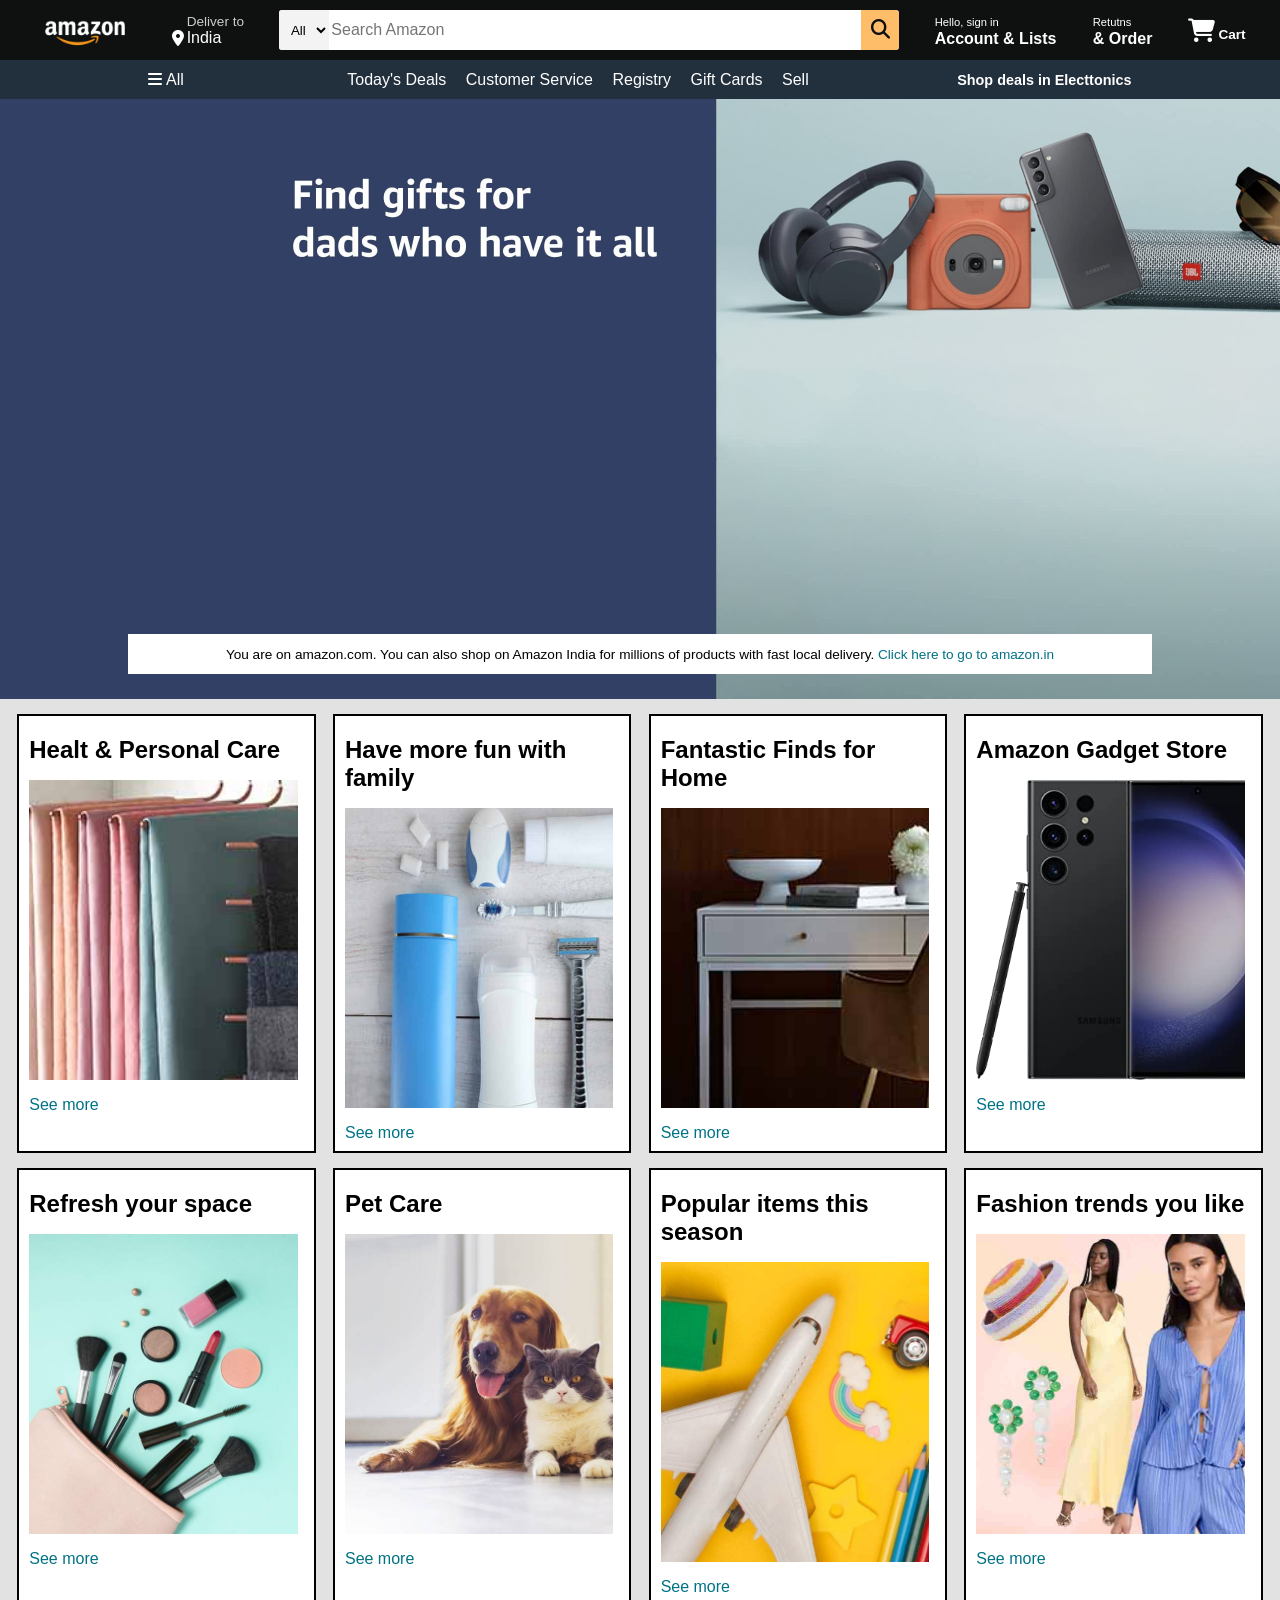
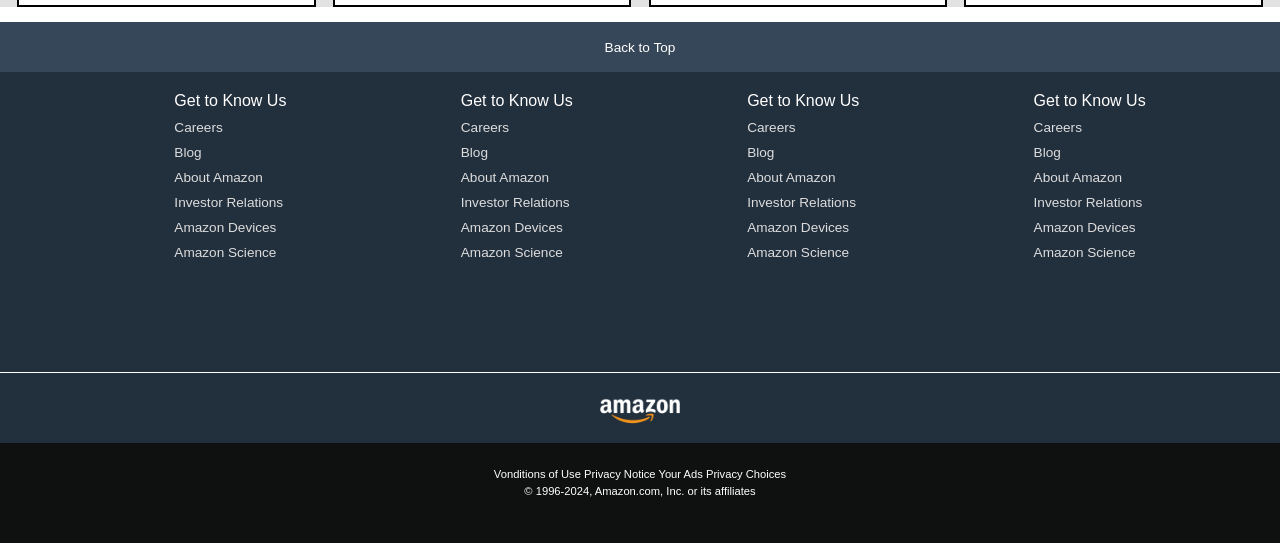
<file: index.html>
<!DOCTYPE html>
<html lang="en">

<head>
    <meta charset="UTF-8">
    <meta name="viewport" content="width=device-width, initial-scale=1.0">
    <link rel="#" href="./assest/Amazon_icon.png">
    <title>Amazon</title>
    <!-- <link rel="add-icon" href="./assest/Amazon_icon.png"> -->
    <link rel="stylesheet" href="https://cdnjs.cloudflare.com/ajax/libs/font-awesome/6.5.2/css/all.min.css">
    <link rel="stylesheet" href="style.css">
</head>

<body>
    <header>
        <div class="navbar">
            <div class="nav-logo border">
                <div class="logo"></div>
            </div>

            <div class="nav-address border">
                <p class="add-first">Deliver to</p>
                <div class="add-icon">
                    <i class="fa-solid fa-location-dot"></i>
                    <p class="add-sec">India</p>
                </div>
            </div>

            <div class="nav-search">
                <select class="search-select">
                    <option>All</option>
                    <option>Mobiles</option>
                    <option>Books</option>
                    <option>Cloths</option>
                </select>
                <input placeholder="Search Amazon" class="search-input"></input>
                <div class="search-icon">
                    <i class="fa-solid fa-magnifying-glass"></i>
                </div>
            </div>

            <div class="nav-singin border">
                <p><span>Hello, sign in</span></p>
                <p class="nav-second">Account & Lists</p>
            </div>


            <div class="nav-return border">
                <p><span>Retutns</span></p>
                <p class="nav-second">& Order</p>
            </div>
            
            <div class="nav-cart">
                <i class="fa-solid fa-cart-shopping"></i>
                Cart
            </div>

        </div>

        <div class="panel">
            <div class="panel-all">
                <i class="fa-solid fa-bars"></i>
                All
            </div>
            <div class="panel-option">
                <p>Today's Deals</p>
                <p>Customer Service</p>
                <p>Registry</p>
                <p>Gift Cards</p>
                <p>Sell</p>
            </div>
            <div class="panel-deals">
                Shop deals in Electtonics
            </div>
        </div>
    </header>
    <div class="hero-section">
        <div class="hero-msg">
            <p>You are on amazon.com. You can also shop on Amazon India for millions of products with fast local
                delivery. <a>Click here to go to amazon.in</a></p>
        </div>
    </div>

    <div class="shop-section">
        <div class="box1 box">
            <div class="box-content">
                <h2>Healt & Personal Care</h2>
                <div class="box-img" style="background-image:url('./assest/box1_image.jpg');"></div>
                <p>See more</p>
            </div>
        </div>
        <div class="box2 box">
            <div class="box-content">
                <h2>Have more fun with family</h2>
                <div class="box-img" style="background-image:url(./assest/box2_image.jpg) ;"></div>
                <p>See more</p>
            </div>
        </div>
        <div class="box3 box">
            <div class="box-content">
                <h2>Fantastic Finds for Home</h2>
                <div class="box-img" style="background-image:url(./assest/box3_image.jpg);"></div>
                <p>See more</p>
            </div>
        </div>
        <div class="box4 box">
            <div class="box-content">
                <h2>Amazon Gadget Store</h2>
                <div class="box-img" style="background-image:url(./assest/box4_image.jpg);"></div>
                <p>See more</p>
            </div>
        </div>
        <div class="box1 box">
            <div class="box-content">
                <h2>Refresh your space</h2>
                <div class="box-img" style="background-image:url(./assest/box5_image.jpg);"></div>
                <p>See more</p>
            </div>
        </div>
        <div class="box2 box">
            <div class="box-content">
                <h2>Pet Care</h2>
                <div class="box-img" style="background-image:url(./assest/box6_image.jpg);"></div>
                <p>See more</p>
            </div>
        </div>
        <div class="box3 box">
            <div class="box-content">
                <h2>Popular items this season</h2>
                <div class="box-img" style="background-image:url(./assest/box7_image.jpg);"></div>
                <p>See more</p>
            </div>
        </div>
        <div class="box4 box">
            <div class="box-content">
                <h2>Fashion trends you like</h2>
                <div class="box-img" style="background-image:url(./assest/box8_image.jpg);"></div>
                <p>See more</p>
            </div>
        </div>

    </div>

    <footer>
        <div class="foot-panel1">
            Back to Top
        </div>

        <div class="foot-panel2">
            <ul>
                <p>Get to Know Us</p>
                <a>Careers</a>
                <a>Blog</a>
                <a>About Amazon</a>
                <a>Investor Relations</a>
                <a>Amazon Devices</a>
                <a>Amazon Science</a>
            </ul>
            <ul>
                <p>Get to Know Us</p>
                <a>Careers</a>
                <a>Blog</a>
                <a>About Amazon</a>
                <a>Investor Relations</a>
                <a>Amazon Devices</a>
                <a>Amazon Science</a>
            </ul>
            <ul>
                <p>Get to Know Us</p>
                <a>Careers</a>
                <a>Blog</a>
                <a>About Amazon</a>
                <a>Investor Relations</a>
                <a>Amazon Devices</a>
                <a>Amazon Science</a>
            </ul>
            <ul>
                <p>Get to Know Us</p>
                <a>Careers</a>
                <a>Blog</a>
                <a>About Amazon</a>
                <a>Investor Relations</a>
                <a>Amazon Devices</a>
                <a>Amazon Science</a>
            </ul>
        </div>

        <div class="foot-panel3">
            <div class="logo"></div>
        </div>

        <div class="foot-panel4">
            <div class="pages">
                <a>Vonditions of Use</a>
                <a>Privacy Notice</a>
                <a>Your Ads Privacy Choices</a>
            </div>

            <div class="copyright">
                © 1996-2024, Amazon.com, Inc. or its affiliates
            </div>
        </div>
    </footer>
</body>

</html>
</file>
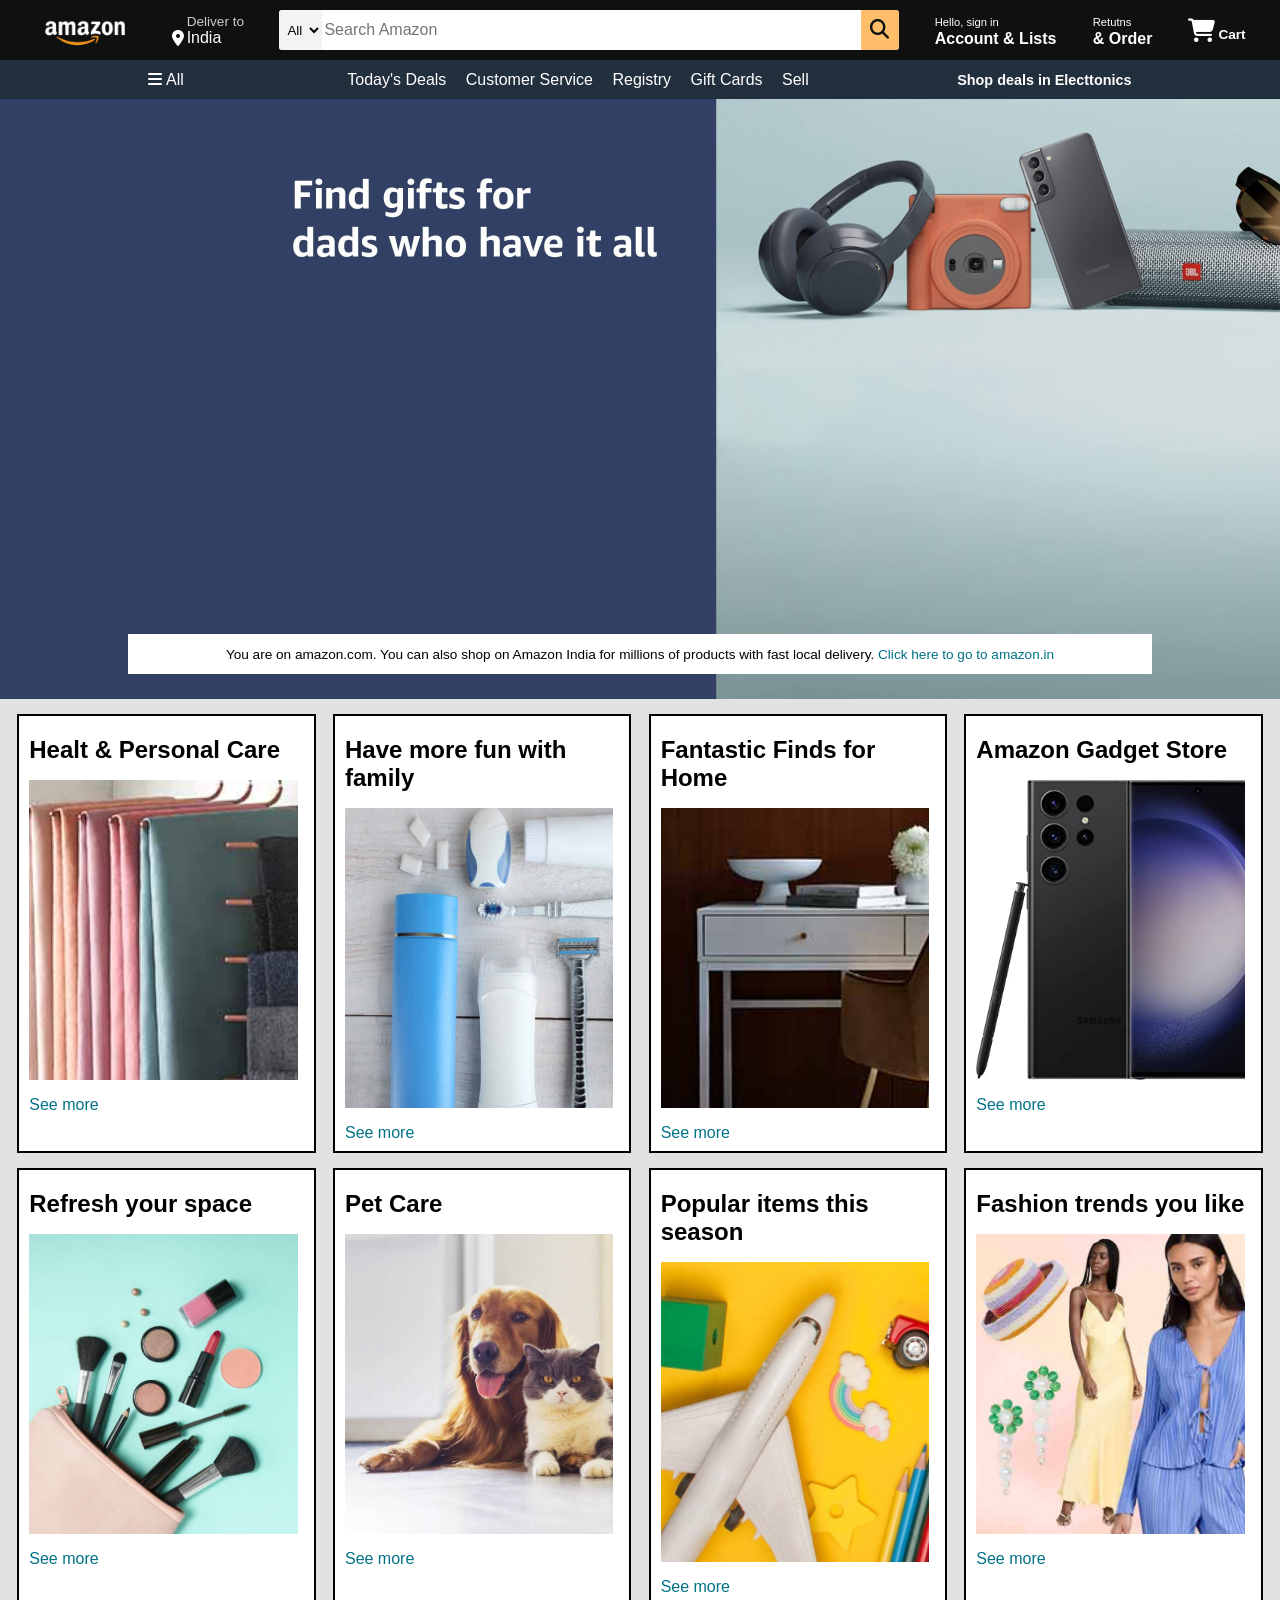
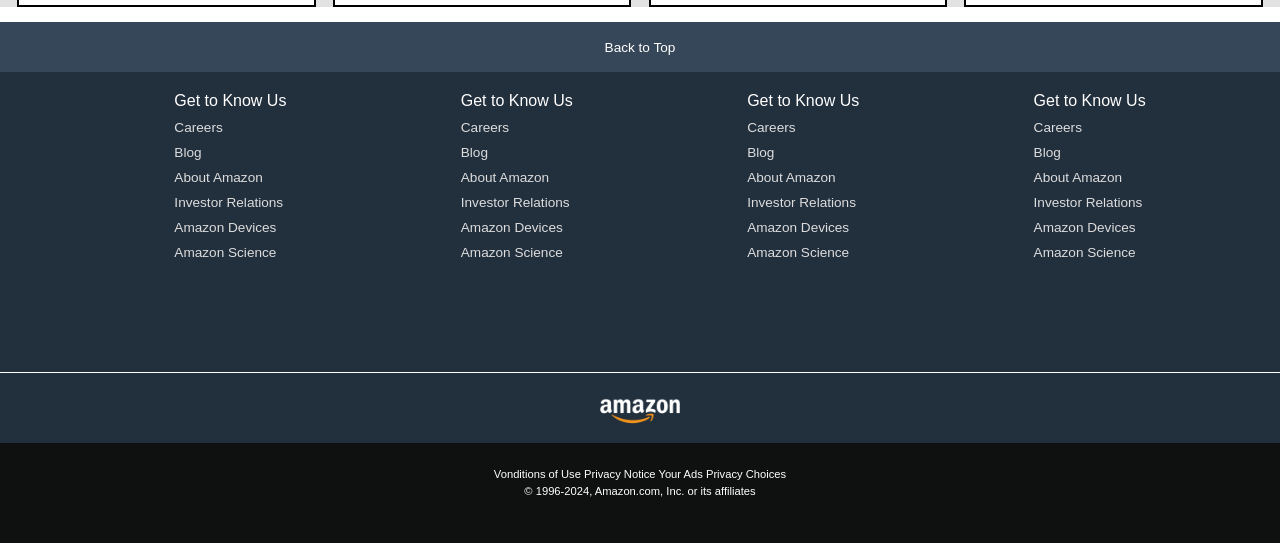
<file: indux.html>
<!DOCTYPE html>
<html lang="en">

<head>
    <meta charset="UTF-8">
    <meta name="viewport" content="width=device-width, initial-scale=1.0">
    <link rel="#" href="./assest/Amazon_icon.png">
    <title>Amazon</title>
    <!-- <link rel="add-icon" href="./assest/Amazon_icon.png"> -->
    <link rel="stylesheet" href="https://cdnjs.cloudflare.com/ajax/libs/font-awesome/6.5.2/css/all.min.css">
    <link rel="stylesheet" href="style.css">
</head>

<body>
    <header>
        <div class="navbar">
            <div class="nav-logo border">
                <div class="logo"></div>
            </div>

            <div class="nav-address border">
                <p class="add-first">Deliver to</p>
                <div class="add-icon">
                    <i class="fa-solid fa-location-dot"></i>
                    <p class="add-sec">India</p>
                </div>
            </div>

            <div class="nav-search">
                <select class="search-select">
                    <option>All</option>
                </select>
                <input placeholder="Search Amazon" class="search-input"></input>
                <div class="search-icon">
                    <i class="fa-solid fa-magnifying-glass"></i>
                </div>
            </div>

            <div class="nav-singin border">
                <p><span>Hello, sign in</span></p>
                <p class="nav-second">Account & Lists</p>
            </div>


            <div class="nav-return border">
                <p><span>Retutns</span></p>
                <p class="nav-second">& Order</p>
            </div>
            
            <div class="nav-cart">
                <i class="fa-solid fa-cart-shopping"></i>
                Cart
            </div>

        </div>

        <div class="panel">
            <div class="panel-all">
                <i class="fa-solid fa-bars"></i>
                All
            </div>
            <div class="panel-option">
                <p>Today's Deals</p>
                <p>Customer Service</p>
                <p>Registry</p>
                <p>Gift Cards</p>
                <p>Sell</p>
            </div>
            <div class="panel-deals">
                Shop deals in Electtonics
            </div>
        </div>
    </header>
    <div class="hero-section">
        <div class="hero-msg">
            <p>You are on amazon.com. You can also shop on Amazon India for millions of products with fast local
                delivery. <a>Click here to go to amazon.in</a></p>
        </div>
    </div>

    <div class="shop-section">
        <div class="box1 box">
            <div class="box-content">
                <h2>Healt & Personal Care</h2>
                <div class="box-img" style="background-image:url('./assest/box1_image.jpg');"></div>
                <p>See more</p>
            </div>
        </div>
        <div class="box2 box">
            <div class="box-content">
                <h2>Have more fun with family</h2>
                <div class="box-img" style="background-image:url(./assest/box2_image.jpg) ;"></div>
                <p>See more</p>
            </div>
        </div>
        <div class="box3 box">
            <div class="box-content">
                <h2>Fantastic Finds for Home</h2>
                <div class="box-img" style="background-image:url(./assest/box3_image.jpg);"></div>
                <p>See more</p>
            </div>
        </div>
        <div class="box4 box">
            <div class="box-content">
                <h2>Amazon Gadget Store</h2>
                <div class="box-img" style="background-image:url(./assest/box4_image.jpg);"></div>
                <p>See more</p>
            </div>
        </div>
        <div class="box1 box">
            <div class="box-content">
                <h2>Refresh your space</h2>
                <div class="box-img" style="background-image:url(./assest/box5_image.jpg);"></div>
                <p>See more</p>
            </div>
        </div>
        <div class="box2 box">
            <div class="box-content">
                <h2>Pet Care</h2>
                <div class="box-img" style="background-image:url(./assest/box6_image.jpg);"></div>
                <p>See more</p>
            </div>
        </div>
        <div class="box3 box">
            <div class="box-content">
                <h2>Popular items this season</h2>
                <div class="box-img" style="background-image:url(./assest/box7_image.jpg);"></div>
                <p>See more</p>
            </div>
        </div>
        <div class="box4 box">
            <div class="box-content">
                <h2>Fashion trends you like</h2>
                <div class="box-img" style="background-image:url(./assest/box8_image.jpg);"></div>
                <p>See more</p>
            </div>
        </div>

    </div>

    <footer>
        <div class="foot-panel1">
            Back to Top
        </div>

        <div class="foot-panel2">
            <ul>
                <p>Get to Know Us</p>
                <a>Careers</a>
                <a>Blog</a>
                <a>About Amazon</a>
                <a>Investor Relations</a>
                <a>Amazon Devices</a>
                <a>Amazon Science</a>
            </ul>
            <ul>
                <p>Get to Know Us</p>
                <a>Careers</a>
                <a>Blog</a>
                <a>About Amazon</a>
                <a>Investor Relations</a>
                <a>Amazon Devices</a>
                <a>Amazon Science</a>
            </ul>
            <ul>
                <p>Get to Know Us</p>
                <a>Careers</a>
                <a>Blog</a>
                <a>About Amazon</a>
                <a>Investor Relations</a>
                <a>Amazon Devices</a>
                <a>Amazon Science</a>
            </ul>
            <ul>
                <p>Get to Know Us</p>
                <a>Careers</a>
                <a>Blog</a>
                <a>About Amazon</a>
                <a>Investor Relations</a>
                <a>Amazon Devices</a>
                <a>Amazon Science</a>
            </ul>
        </div>

        <div class="foot-panel3">
            <div class="logo"></div>
        </div>

        <div class="foot-panel4">
            <div class="pages">
                <a>Vonditions of Use</a>
                <a>Privacy Notice</a>
                <a>Your Ads Privacy Choices</a>
            </div>

            <div class="copyright">
                © 1996-2024, Amazon.com, Inc. or its affiliates
            </div>
        </div>
    </footer>
</body>

</html>
</file>
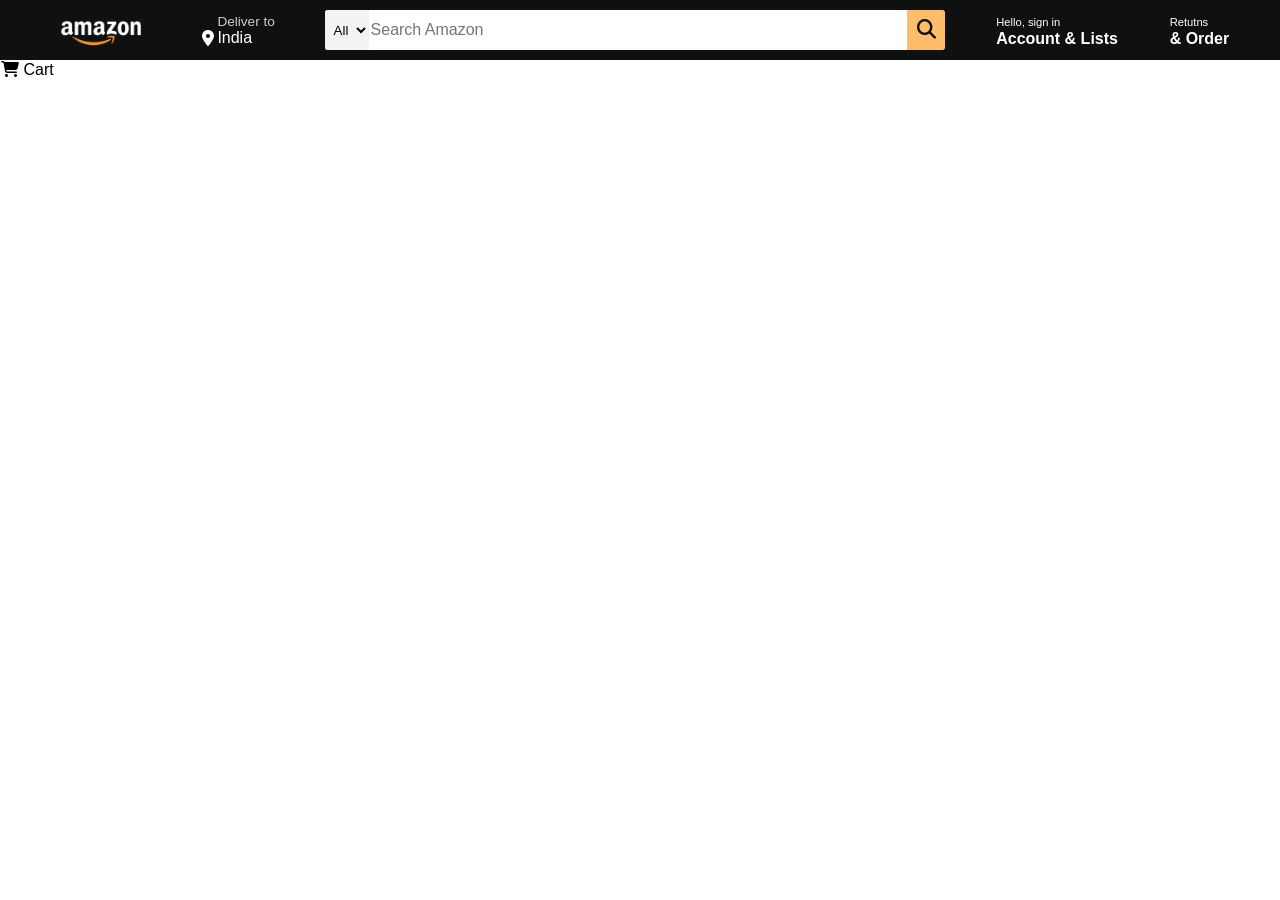
<file: indux1.html>
<!DOCTYPE html>
<html lang="en">

<head>
    <meta charset="UTF-8">
    <meta name="viewport" content="width=device-width, initial-scale=1.0">
    <link rel="logo" href="./assest/Amazon_icon.png">
    <title>Amazon
     <link rel="stylesheet" href="./assest/Amazon_icon.png">
     </title>
    <link rel="stylesheet" href="https://cdnjs.cloudflare.com/ajax/libs/font-awesome/6.5.2/css/all.min.css">
    <link rel="stylesheet" href="style.css">
</head>

<body>
    <header>
        <div class="navbar">
            <div class="nav-logo border">
                <div class="logo"></div>
            </div>

            <div class="nav-address border">
                <p class="add-first">Deliver to</p>
                <div class="add-icon">
                    <i class="fa-solid fa-location-dot"></i>
                    <p class="add-sec">India</p>
                </div>
            </div>

            <div class="nav-search">
                <select class="search-select">
                    <option>All</option>
                </select>
                <input placeholder="Search Amazon" class="search-input"></input>
                <div class="search-icon">
                    <i class="fa-solid fa-magnifying-glass"></i>
                </div>
            </div>

            <div class="nav-singin border">
                <p><span>Hello, sign in</span></p>
                <p class="nav-second">Account & Lists</p>
            </div>


            <div class="nav-return border">
                <p><span>Retutns</span></p>
                <p class="nav-second">& Order</p>
            </div>
        </div>

        <div class="nav-return border">
            <i class="fa-solid fa-cart-shopping"></i>
            Cart
        </div>

        <div class="pannel"></div>
    <header>
<body>
<html>
</file>
<file: style.css>
* {
  margin: 0;
  font-family: Arial;
  border: border-box;
}

.navbar {
  height: 60px;
  background-color: #0f1111;
  color: white;
  display: flex;
  align-items: center;
  justify-content: space-evenly;
}

.nav-logo {
  height: 50px;
  width: 100px;
}

.logo {
  background-image: url(assest/amazon_logo.png);
  background-size: cover;
  height: 50px;
  width: 100px;
}

.border {
  border: 1.5px solid transparent;
}

.border:hover {
  border: 1.5px solid white;
}

.add-first {
  color: #cccccc;
  font-size: 0.85rem;
  margin-left: 15px;
}

.add-sec {
  font-size: 1rem;
  margin-left: 3px;
}

.add-icon {
  display: flex;
  align-items: center;
}

.nav-search {
  display: flex;
  background-color: pink;
  width: 620px;
  height: 40px;
  border-radius: 3px;
}

.search-select {
  background-color: #f3f3f3;
  width: 50px;
  text-align: center;
  border-top-left-radius: 3px;
  border-bottom-left-radius: 3px;
  border: none;
}

.search-input {
  width: 100%;
  font-size: 1rem;
  border: none;
}

.search-icon {
  width: 45px;
  display: flex;
  justify-content: center;
  align-items: center;
  font-size: 1.2rem;
  background-color: #febd68;
  border-top-right-radius: 4px;
  border-bottom-right-radius: 4px;
  color: #0f1111;
}

.nav-search:hover {
  border: 2px solid orange;
}

span {
  font-size: 0.7rem;
}

.nav-second {
  font-size: 0.85;
  font-weight: 700;
}

.nav-cart i {
  font-size: 1.5rem;
}

.nav-cart {
  font-size: 0.85rem;
  font-weight: 700;
}

.panel {
  height: 39px;
  background-color: #222f3d;
  display: flex;
  color: white;
  align-items: center;
  justify-content: space-evenly;
}

.panel-option p {
  display: inline;
  margin-left: 15px;
}

.panel-ops {
  width: 70%;
  font-size: 0.85;
}

.panel-deals {
  font-size: 0.9rem;
  font-weight: 700;
}

/* hero section */

.hero-section {
  background-image: url(./assest/hero_image.jpg);
  background-size: cover;
  height: 600px;
  display: flex;
  justify-content: center;
  align-items: flex-end;
}

.hero-msg {
  background-color: white;
  color: black;
  height: 40px;
  display: flex;
  align-items: center;
  justify-content: center;
  font-size: 0.85rem;
  width: 80%;
  margin-bottom: 25px;
}

.hero-msg a {
  color: #007185;
}

/* shop section */

.shop-section {
  display: flex;
  flex-wrap: wrap;
  justify-content: space-evenly;
  background-color: #e2e2e2;
}

.box {
  border: 2px solid black;
  height: 400px;
  width: 23%;
  background-color: white;
  padding: 20px 0px 15px;
  margin-top: 15px;
}

.box-img {
  height: 300px;
  background-size: cover;
  margin-top: 1rem;
  margin-bottom: 1rem;
}

.box-content {
  margin-left: 10px;
  margin-right: 1rem;
}

.box-content p {
  color: #007285;
  cursor: pointer;
}

footer {
  margin-top: 15px;
}

.foot-panel1 {
  background-color: #37475a;
  color: white;
  height: 50px;
  display: flex;
  justify-content: center;
  align-items: center;
  font-size: 0.85rem;
}

.foot-panel2 {
  background-color: #222f3d;
  color: white;
  height: 300px;
  display: flex;
  justify-content: space-evenly;
}

ul {
  margin-top: 20px;
}

ul a {
  display: grid;
  font-size: 0.85rem;
  margin-top: 10px;
  color: #dddddd;
}

.foot-panel3 {
  background-color: #222f3d;
  color: white;
  border-top: 0.5px solid white;
  height: 70px;
  display: flex;
  justify-content: center;
  align-items: center;
}

.foot-panel4 {
  background-color: #0f1111;
  color: white;
  height: 100px;
  font-size: 0.7rem;
  text-align: center;
}

.pages {
  padding-top: 25px;
}

.copyright {
  padding-top: 5px;
}
</file>
